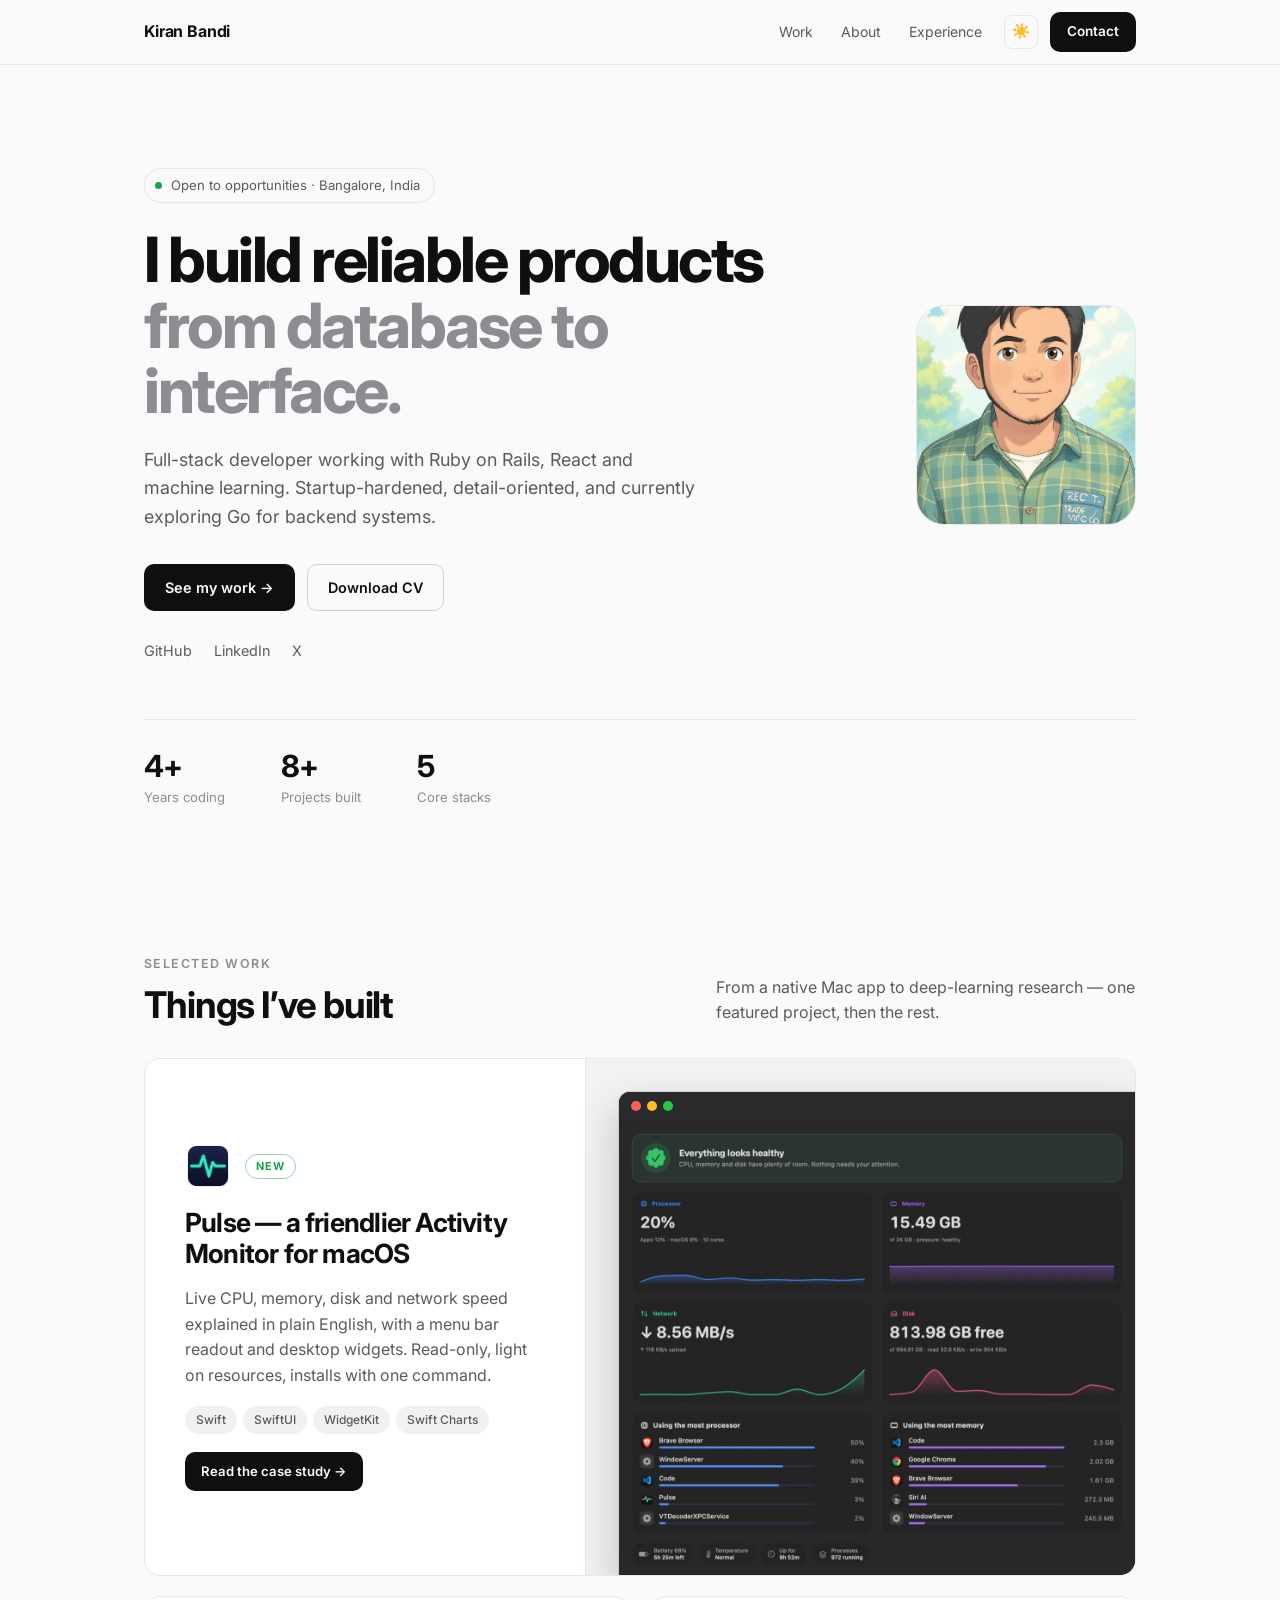
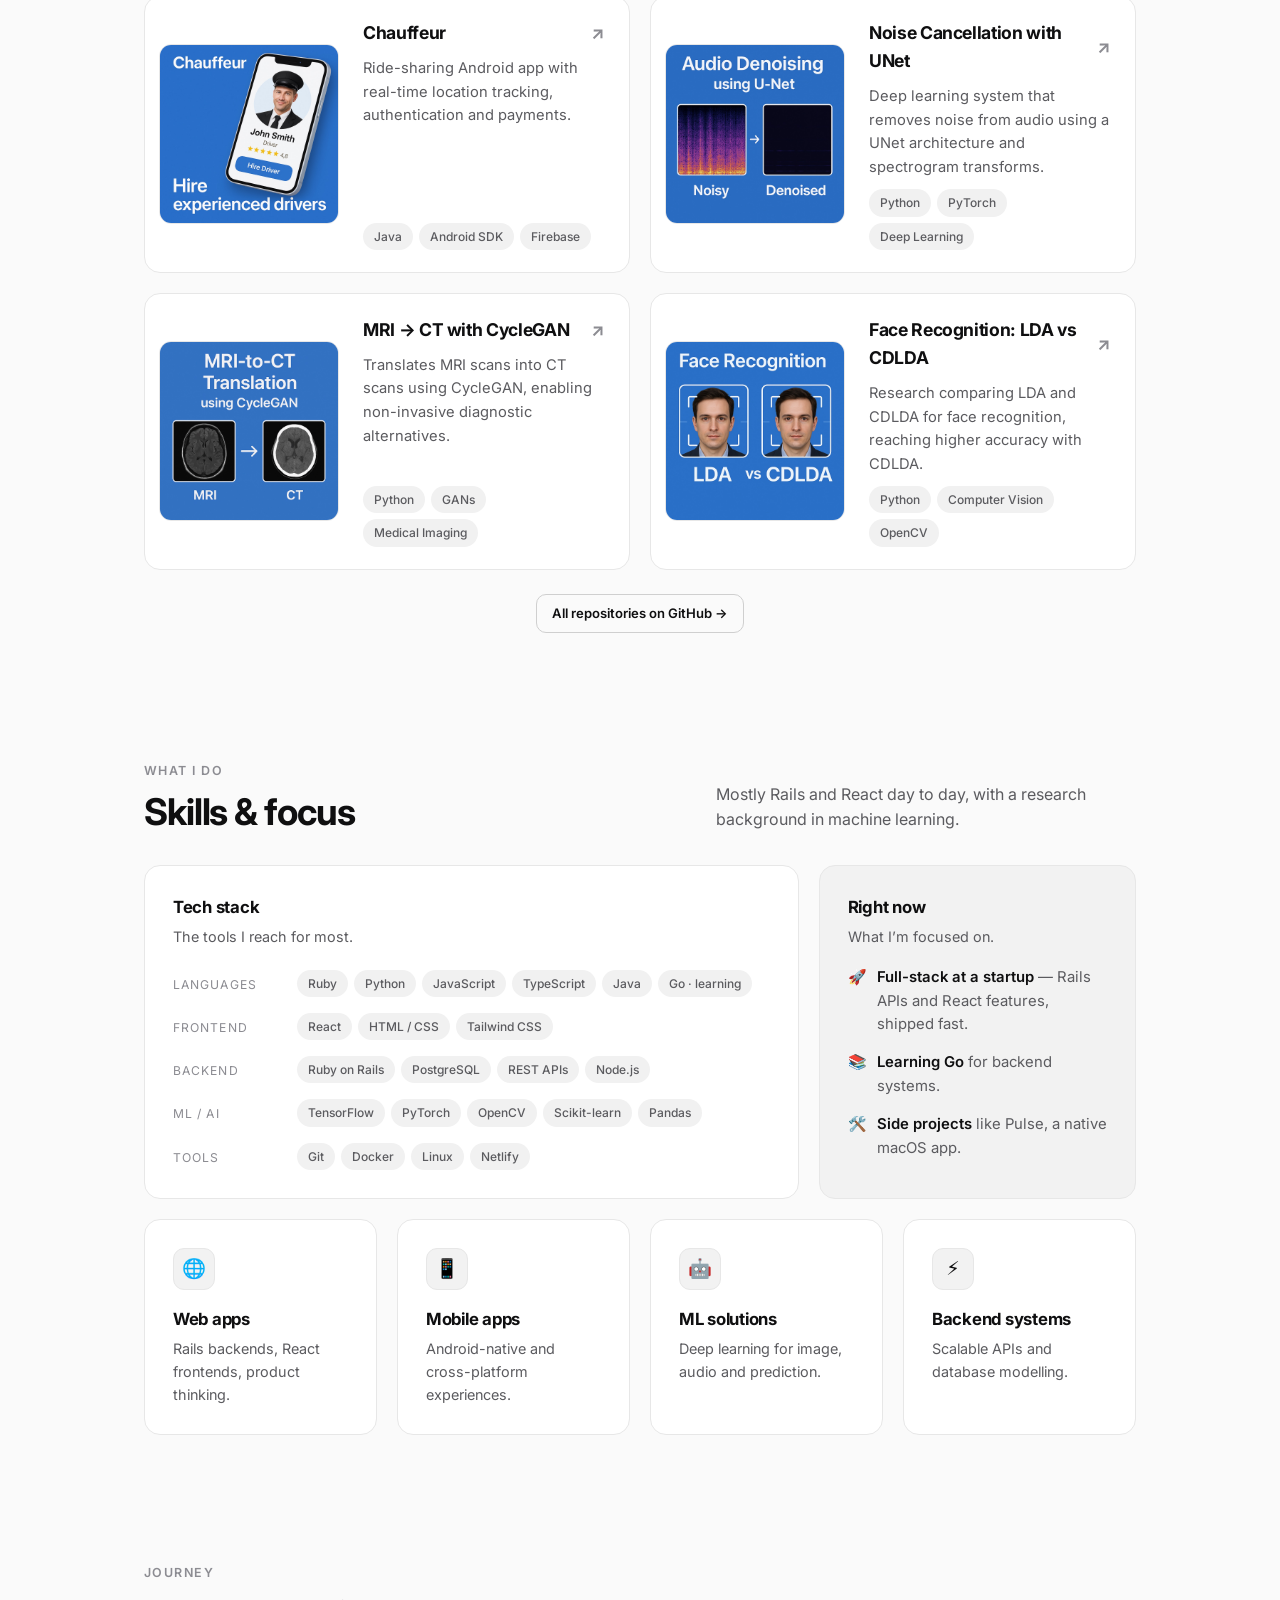
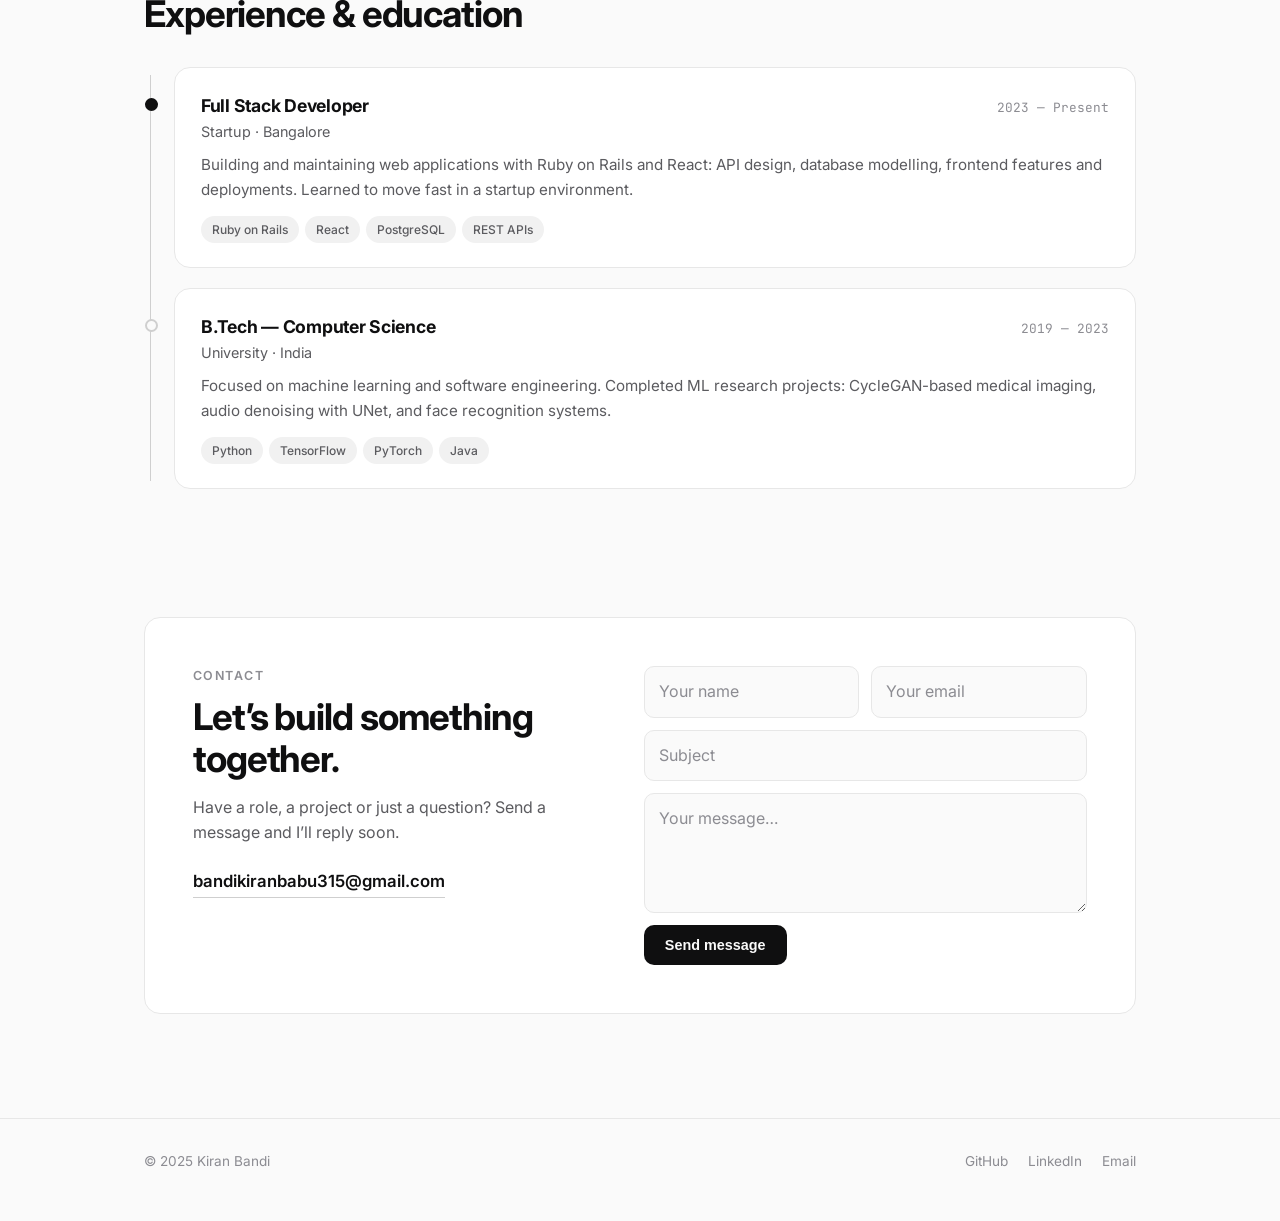
<file: index.html>
<!DOCTYPE html>
<html lang="en" data-theme="dark">
<head>
  <meta charset="UTF-8" />
  <meta name="viewport" content="width=device-width, initial-scale=1, viewport-fit=cover" />
  <meta name="theme-color" content="#0a0a0a" />
  <title>Kiran Bandi — Full Stack Developer</title>
  <meta name="description" content="Kiran Bandi — full-stack developer in Bangalore building products with Ruby on Rails, React and machine learning." />
  <link rel="icon" href="img/favicon.png" />
  <link rel="preconnect" href="https://fonts.googleapis.com" />
  <link rel="preconnect" href="https://fonts.gstatic.com" crossorigin />
  <link rel="stylesheet" href="https://fonts.googleapis.com/css2?family=Inter:wght@400;500;600;700;800&family=JetBrains+Mono:wght@400;500&display=swap" />
  <script>
    /* set theme before first paint (no flash) */
    (function () {
      var t = localStorage.getItem("theme");
      if (!t) t = matchMedia("(prefers-color-scheme: light)").matches ? "light" : "dark";
      document.documentElement.dataset.theme = t;
      document.documentElement.classList.add("js");
      var m = document.querySelector('meta[name="theme-color"]');
      if (m) m.content = t === "light" ? "#fafafa" : "#0a0a0a";
    })();
  </script>
  <link rel="stylesheet" href="style.css" />
</head>

<body>
  <a href="#work" class="skip">Skip to content</a>

  <!-- NAV -->
  <div class="nav-wrap">
    <nav class="nav" aria-label="Main">
      <a href="#top" class="brand">Kiran Bandi</a>
      <div class="links" id="navLinks">
        <a href="#work" class="link">Work</a>
        <a href="#about" class="link">About</a>
        <a href="#experience" class="link">Experience</a>
        <a href="#contact" class="link only-menu">Contact</a>
      </div>
      <button class="icon-btn" id="themeToggle" aria-label="Toggle light / dark theme"><span class="t-sun">☀️</span><span class="t-moon">🌙</span></button>
      <a href="#contact" class="btn btn-primary nav-cta">Contact</a>
      <button class="icon-btn menu-btn" id="menuBtn" aria-label="Menu" aria-expanded="false" aria-controls="navLinks">☰</button>
    </nav>
  </div>

  <main id="top">
    <!-- HERO -->
    <header class="hero">
      <div class="container">
        <div class="hero-grid">
          <div>
            <div class="status reveal"><span class="dot"></span><span class="st">Open to opportunities<span class="loc"><span class="sep"> · </span>Bangalore, India</span></span></div>
            <h1 class="reveal">I build reliable products <span class="soft">from database to interface.</span></h1>
            <p class="lead reveal">Full-stack developer working with Ruby on Rails, React and machine learning. Startup-hardened, detail-oriented, and currently exploring Go for backend systems.</p>
            <div class="hero-cta reveal">
              <a href="#work" class="btn btn-primary">See my work →</a>
              <a href="https://drive.google.com/file/d/1fXaaT3hPlOYd2go5m5gmJCX4J_3HPyEk/view?usp=sharing" target="_blank" rel="noreferrer" class="btn btn-ghost">Download CV</a>
            </div>
            <div class="socials reveal">
              <a href="https://github.com/Kiranbandi02" target="_blank" rel="noreferrer">GitHub</a>
              <a href="https://www.linkedin.com/in/kiranbandi07/" target="_blank" rel="noreferrer">LinkedIn</a>
              <a href="https://x.com/Kiran_bandi7" target="_blank" rel="noreferrer">X</a>
            </div>
          </div>
          <div class="avatar reveal"><img src="img/avatar.jpg" alt="Portrait of Kiran Bandi" width="230" height="230" /></div>
        </div>
        <div class="stats">
          <div class="stat"><b>4+</b><span>Years coding</span></div>
          <div class="stat"><b>8+</b><span>Projects built</span></div>
          <div class="stat"><b>5</b><span>Core stacks</span></div>
        </div>
      </div>
    </header>

    <!-- WORK -->
    <section id="work">
      <div class="container">
        <div class="sec-head reveal">
          <div><div class="eyebrow">Selected work</div><h2>Things I’ve built</h2></div>
          <p>From a native Mac app to deep-learning research — one featured project, then the rest.</p>
        </div>

        <a href="pulse.html" class="card featured reveal">
          <div class="body">
            <div class="title-row"><img src="img/pulse-icon.png" alt="" width="46" height="46" /><span class="badge">New</span></div>
            <h3>Pulse — a friendlier Activity Monitor for macOS</h3>
            <p>Live CPU, memory, disk and network speed explained in plain English, with a menu bar readout and desktop widgets. Read-only, light on resources, installs with one command.</p>
            <div class="chips"><span class="chip">Swift</span><span class="chip">SwiftUI</span><span class="chip">WidgetKit</span><span class="chip">Swift Charts</span></div>
            <div style="display:flex;gap:10px;flex-wrap:wrap"><span class="btn btn-primary btn-sm">Read the case study →</span></div>
          </div>
          <div class="media">
            <div class="win"><div class="win-bar"><i></i><i></i><i></i></div><img src="img/pulse-overview.jpg" alt="Pulse overview screen" loading="lazy" /></div>
          </div>
        </a>

        <div class="grid-2 projects">
          <a class="card project reveal" href="https://github.com/Kiranbandi02/Chauffeur" target="_blank" rel="noreferrer">
            <div class="thumb"><img src="img/chauffeur.jpg" alt="Chauffeur app" loading="lazy" /></div>
            <div class="pbody"><h3>Chauffeur <span>↗</span></h3><p>Ride-sharing Android app with real-time location tracking, authentication and payments.</p>
              <div class="chips"><span class="chip plain">Java</span><span class="chip plain">Android SDK</span><span class="chip plain">Firebase</span></div></div>
          </a>
          <a class="card project reveal" href="https://github.com/Kiranbandi02/audio-denoising-using-unet" target="_blank" rel="noreferrer">
            <div class="thumb"><img src="img/audio-denoise.jpg" alt="Audio denoising" loading="lazy" /></div>
            <div class="pbody"><h3>Noise Cancellation with UNet <span>↗</span></h3><p>Deep learning system that removes noise from audio using a UNet architecture and spectrogram transforms.</p>
              <div class="chips"><span class="chip plain">Python</span><span class="chip plain">PyTorch</span><span class="chip plain">Deep Learning</span></div></div>
          </a>
          <a class="card project reveal" href="https://github.com/Kiranbandi02/MRI-to-CT-translation-using-cycle-GAN" target="_blank" rel="noreferrer">
            <div class="thumb"><img src="img/mri-ct.jpg" alt="MRI to CT translation" loading="lazy" /></div>
            <div class="pbody"><h3>MRI → CT with CycleGAN <span>↗</span></h3><p>Translates MRI scans into CT scans using CycleGAN, enabling non-invasive diagnostic alternatives.</p>
              <div class="chips"><span class="chip plain">Python</span><span class="chip plain">GANs</span><span class="chip plain">Medical Imaging</span></div></div>
          </a>
          <a class="card project reveal" href="https://github.com/Kiranbandi02/face-recognition-using-LDA-CDLDA" target="_blank" rel="noreferrer">
            <div class="thumb"><img src="img/face-lda.jpg" alt="Face recognition" loading="lazy" /></div>
            <div class="pbody"><h3>Face Recognition: LDA vs CDLDA <span>↗</span></h3><p>Research comparing LDA and CDLDA for face recognition, reaching higher accuracy with CDLDA.</p>
              <div class="chips"><span class="chip plain">Python</span><span class="chip plain">Computer Vision</span><span class="chip plain">OpenCV</span></div></div>
          </a>
        </div>
        <p class="swipe-hint">Swipe for more →</p>
        <p class="reveal" style="margin-top:24px;text-align:center"><a class="btn btn-ghost btn-sm" href="https://github.com/Kiranbandi02" target="_blank" rel="noreferrer">All repositories on GitHub →</a></p>
      </div>
    </section>

    <!-- ABOUT / STACK -->
    <section id="about">
      <div class="container">
        <div class="sec-head reveal">
          <div><div class="eyebrow">What I do</div><h2>Skills &amp; focus</h2></div>
          <p>Mostly Rails and React day to day, with a research background in machine learning.</p>
        </div>
        <div class="bento">
          <div class="card tile t-stack reveal">
            <h3>Tech stack</h3><div class="sub">The tools I reach for most.</div>
            <div class="stack-rows">
              <div class="stack-row"><label>Languages</label><div class="chips"><span class="chip">Ruby</span><span class="chip">Python</span><span class="chip">JavaScript</span><span class="chip">TypeScript</span><span class="chip">Java</span><span class="chip plain">Go · learning</span></div></div>
              <div class="stack-row"><label>Frontend</label><div class="chips"><span class="chip">React</span><span class="chip">HTML / CSS</span><span class="chip">Tailwind CSS</span></div></div>
              <div class="stack-row"><label>Backend</label><div class="chips"><span class="chip">Ruby on Rails</span><span class="chip">PostgreSQL</span><span class="chip">REST APIs</span><span class="chip">Node.js</span></div></div>
              <div class="stack-row"><label>ML / AI</label><div class="chips"><span class="chip">TensorFlow</span><span class="chip">PyTorch</span><span class="chip">OpenCV</span><span class="chip">Scikit-learn</span><span class="chip">Pandas</span></div></div>
              <div class="stack-row"><label>Tools</label><div class="chips"><span class="chip">Git</span><span class="chip">Docker</span><span class="chip">Linux</span><span class="chip">Netlify</span></div></div>
            </div>
          </div>
          <div class="card tile t-now reveal">
            <h3>Right now</h3><div class="sub">What I’m focused on.</div>
            <ul>
              <li><span>🚀</span><span><b>Full-stack at a startup</b> — Rails APIs and React features, shipped fast.</span></li>
              <li><span>📚</span><span><b>Learning Go</b> for backend systems.</span></li>
              <li><span>🛠️</span><span><b>Side projects</b> like Pulse, a native macOS app.</span></li>
            </ul>
          </div>
          <div class="card tile t-svc reveal"><div class="ico">🌐</div><h3>Web apps</h3><div class="sub">Rails backends, React frontends, product thinking.</div></div>
          <div class="card tile t-svc reveal"><div class="ico">📱</div><h3>Mobile apps</h3><div class="sub">Android-native and cross-platform experiences.</div></div>
          <div class="card tile t-svc reveal"><div class="ico">🤖</div><h3>ML solutions</h3><div class="sub">Deep learning for image, audio and prediction.</div></div>
          <div class="card tile t-svc reveal"><div class="ico">⚡</div><h3>Backend systems</h3><div class="sub">Scalable APIs and database modelling.</div></div>
        </div>
      </div>
    </section>

    <!-- EXPERIENCE -->
    <section id="experience">
      <div class="container">
        <div class="sec-head reveal"><div><div class="eyebrow">Journey</div><h2>Experience &amp; education</h2></div></div>
        <div class="timeline">
          <article class="card tl now reveal">
            <div class="tl-head"><div><h3>Full Stack Developer</h3><div class="org">Startup · Bangalore</div></div><span class="when mono">2023 — Present</span></div>
            <p>Building and maintaining web applications with Ruby on Rails and React: API design, database modelling, frontend features and deployments. Learned to move fast in a startup environment.</p>
            <div class="chips"><span class="chip">Ruby on Rails</span><span class="chip">React</span><span class="chip">PostgreSQL</span><span class="chip">REST APIs</span></div>
          </article>
          <article class="card tl reveal">
            <div class="tl-head"><div><h3>B.Tech — Computer Science</h3><div class="org">University · India</div></div><span class="when mono">2019 — 2023</span></div>
            <p>Focused on machine learning and software engineering. Completed ML research projects: CycleGAN-based medical imaging, audio denoising with UNet, and face recognition systems.</p>
            <div class="chips"><span class="chip">Python</span><span class="chip">TensorFlow</span><span class="chip">PyTorch</span><span class="chip">Java</span></div>
          </article>
        </div>
      </div>
    </section>

    <!-- CONTACT -->
    <section id="contact">
      <div class="container">
        <div class="card contact reveal">
          <div>
            <div class="eyebrow">Contact</div>
            <h2>Let’s build something together.</h2>
            <p class="lead">Have a role, a project or just a question? Send a message and I’ll reply soon.</p>
            <a class="email" href="mailto:bandikiranbabu315@gmail.com">bandikiranbabu315@gmail.com</a>
          </div>
          <form id="contactForm" action="https://formspree.io/f/mdkebyqo" method="POST">
            <div class="row"><input name="name" type="text" placeholder="Your name" required aria-label="Your name" autocomplete="name" enterkeyhint="next" /><input name="email" type="email" placeholder="Your email" required aria-label="Your email" autocomplete="email" inputmode="email" enterkeyhint="next" /></div>
            <input name="subject" type="text" placeholder="Subject" required aria-label="Subject" enterkeyhint="next" />
            <textarea name="message" placeholder="Your message…" required aria-label="Your message"></textarea>
            <div class="form-foot"><button type="submit" class="btn btn-primary" id="sendBtn">Send message</button><span id="formStatus" role="status"></span></div>
          </form>
        </div>
      </div>
    </section>
  </main>

  <footer>
    <div class="container foot">
      <span>© 2025 Kiran Bandi</span>
      <div>
        <a href="https://github.com/Kiranbandi02" target="_blank" rel="noreferrer">GitHub</a>
        <a href="https://www.linkedin.com/in/kiranbandi07/" target="_blank" rel="noreferrer">LinkedIn</a>
        <a href="mailto:bandikiranbabu315@gmail.com">Email</a>
      </div>
    </div>
  </footer>

  <script>
    (function () {
      var root = document.documentElement;
      document.getElementById("themeToggle").addEventListener("click", function () {
        var next = root.dataset.theme === "dark" ? "light" : "dark";
        root.dataset.theme = next; localStorage.setItem("theme", next);
        var m = document.querySelector('meta[name="theme-color"]');
        if (m) m.content = next === "light" ? "#fafafa" : "#0a0a0a";
      });

      /* mobile menu */
      var navWrap = document.querySelector(".nav-wrap"), menuBtn = document.getElementById("menuBtn");
      function setMenu(open) { navWrap.classList.toggle("open", open); menuBtn.setAttribute("aria-expanded", open); menuBtn.textContent = open ? "✕" : "☰"; }
      menuBtn.addEventListener("click", function () { setMenu(!navWrap.classList.contains("open")); });
      document.querySelectorAll("#navLinks a").forEach(function (a) { a.addEventListener("click", function () { setMenu(false); }); });
      addEventListener("keydown", function (e) { if (e.key === "Escape") setMenu(false); });
      addEventListener("resize", function () { if (innerWidth > 700) setMenu(false); });

      /* reveal on scroll */
      var io = new IntersectionObserver(function (es) {
        es.forEach(function (e) { if (e.isIntersecting) { e.target.classList.add("in"); io.unobserve(e.target); } });
      }, { threshold: 0.12 });
      document.querySelectorAll(".reveal").forEach(function (el, i) { el.style.transitionDelay = (i % 4) * 60 + "ms"; io.observe(el); });

      /* active nav link */
      var links = document.querySelectorAll(".nav a.link");
      var secs = ["work", "about", "experience"].map(function (id) { return document.getElementById(id); });
      function spy() {
        var y = scrollY + 140, cur = "";
        secs.forEach(function (s) { if (s && s.offsetTop <= y) cur = s.id; });
        links.forEach(function (l) { l.classList.toggle("active", l.getAttribute("href") === "#" + cur); });
      }
      addEventListener("scroll", spy, { passive: true }); spy();

      /* contact form (Formspree) */
      var cf = document.getElementById("contactForm");
      var fs = document.getElementById("formStatus");
      var sb = document.getElementById("sendBtn");
      cf.addEventListener("submit", async function (e) {
        e.preventDefault(); sb.textContent = "Sending…"; sb.disabled = true; fs.textContent = "";
        try {
          var res = await fetch(cf.action, { method: "POST", headers: { Accept: "application/json" }, body: new FormData(cf) });
          fs.textContent = res.ok ? "✓ Message sent!" : "Failed — try emailing directly.";
          if (res.ok) cf.reset();
        } catch (err) { fs.textContent = "Network error."; }
        finally { sb.textContent = "Send message"; sb.disabled = false; }
      });
    })();
  </script>
</body>
</html>
</file>
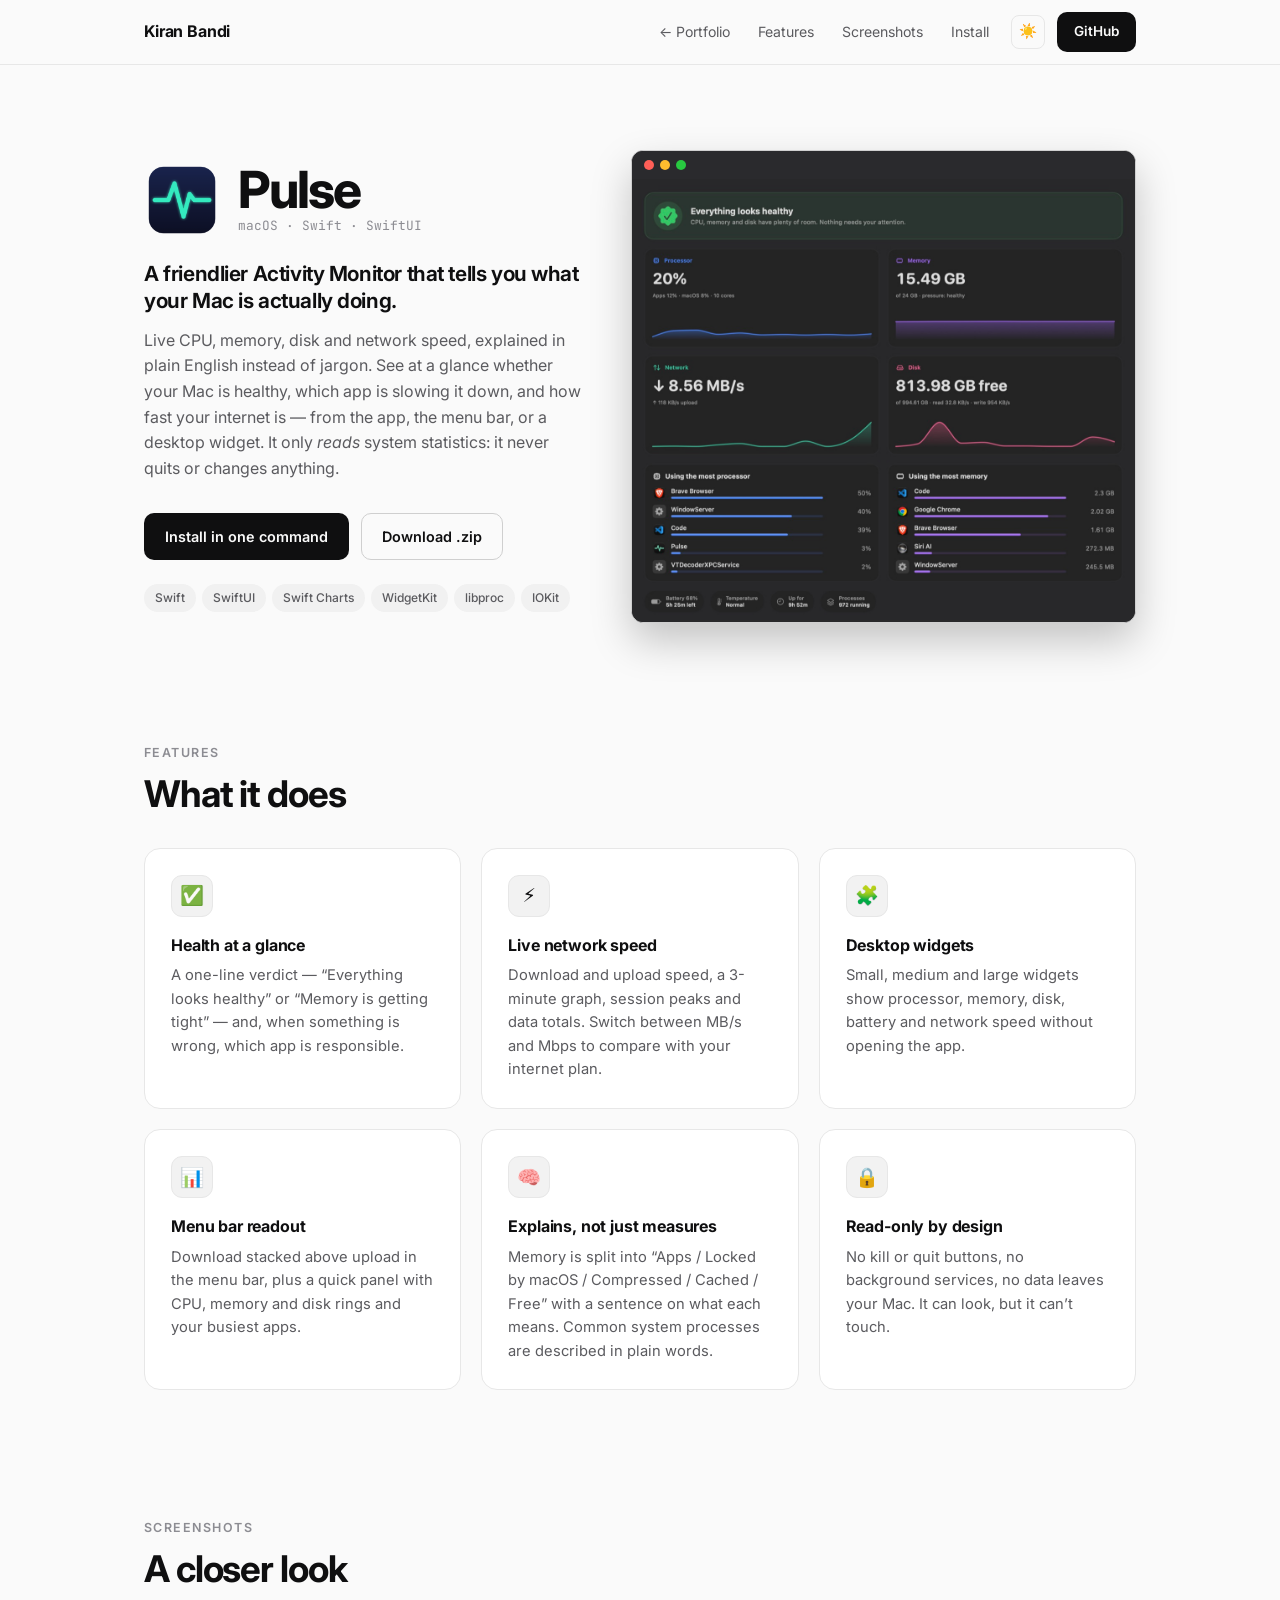
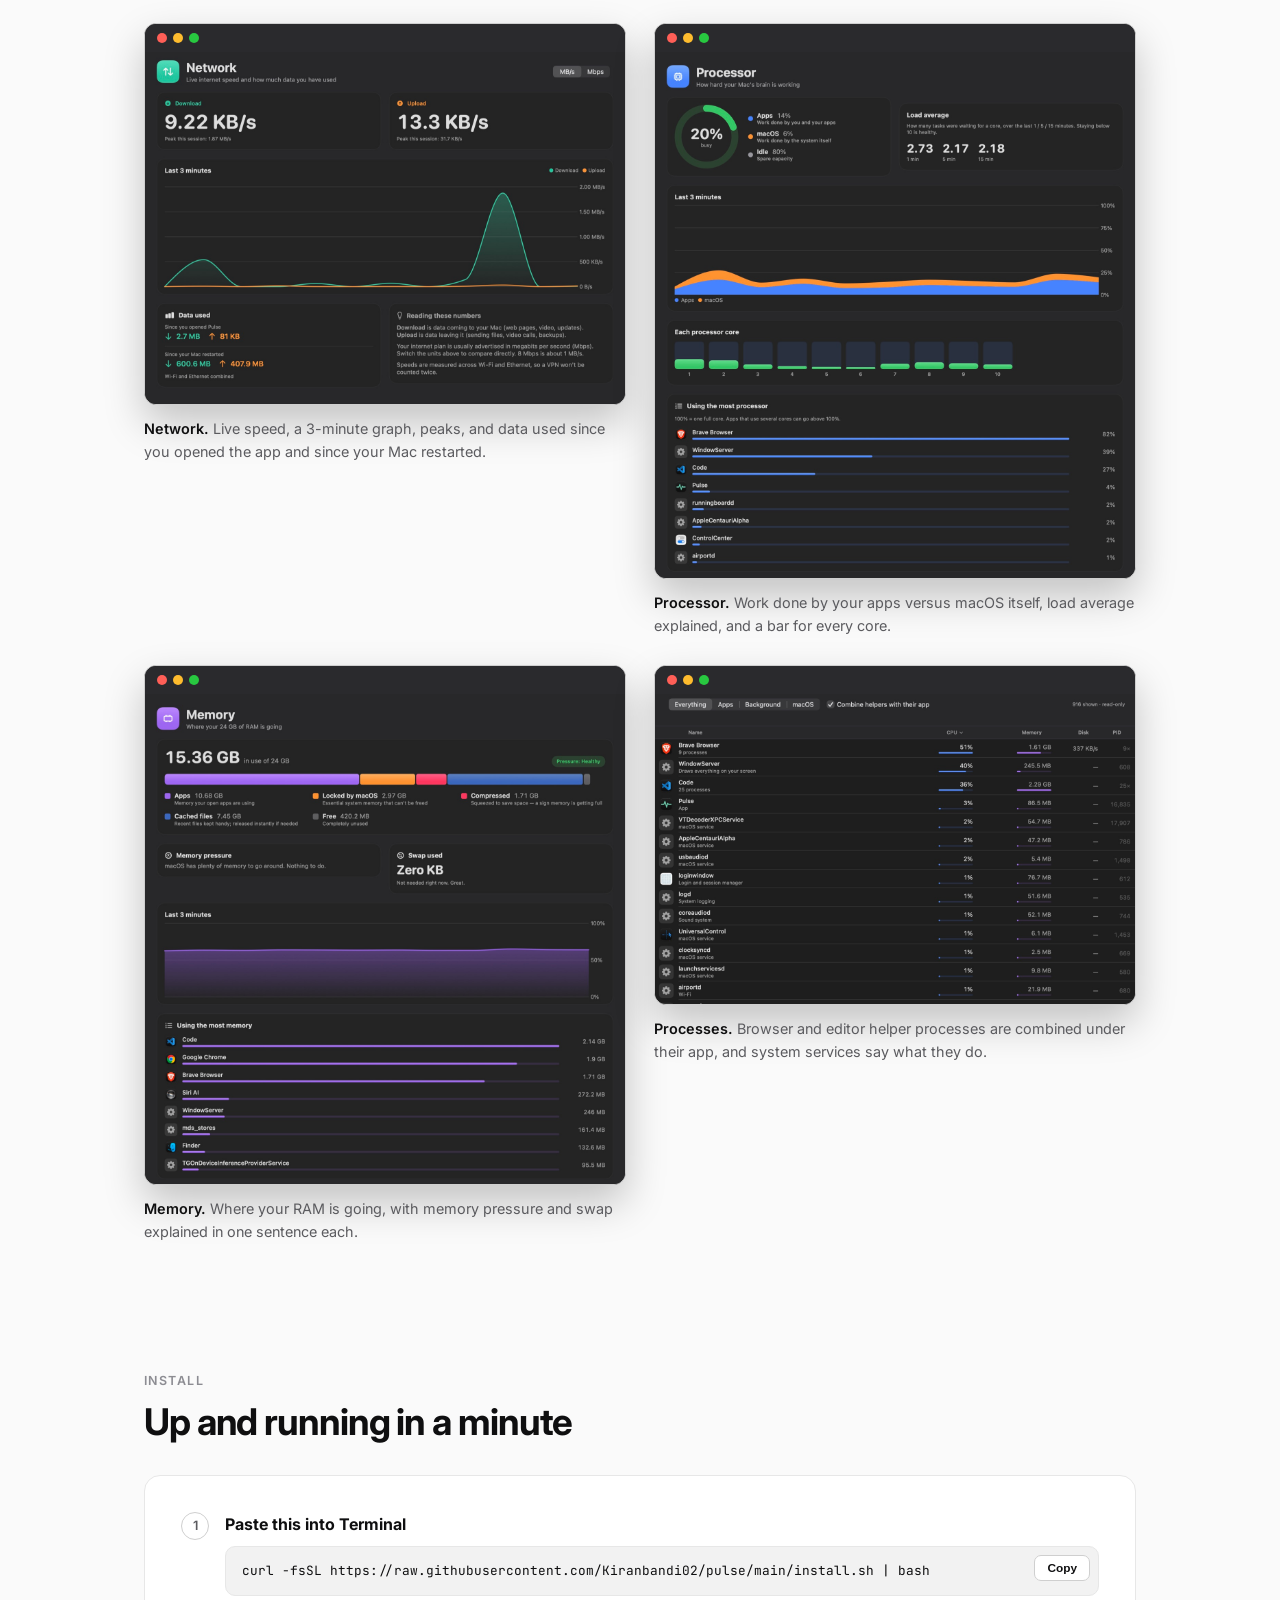
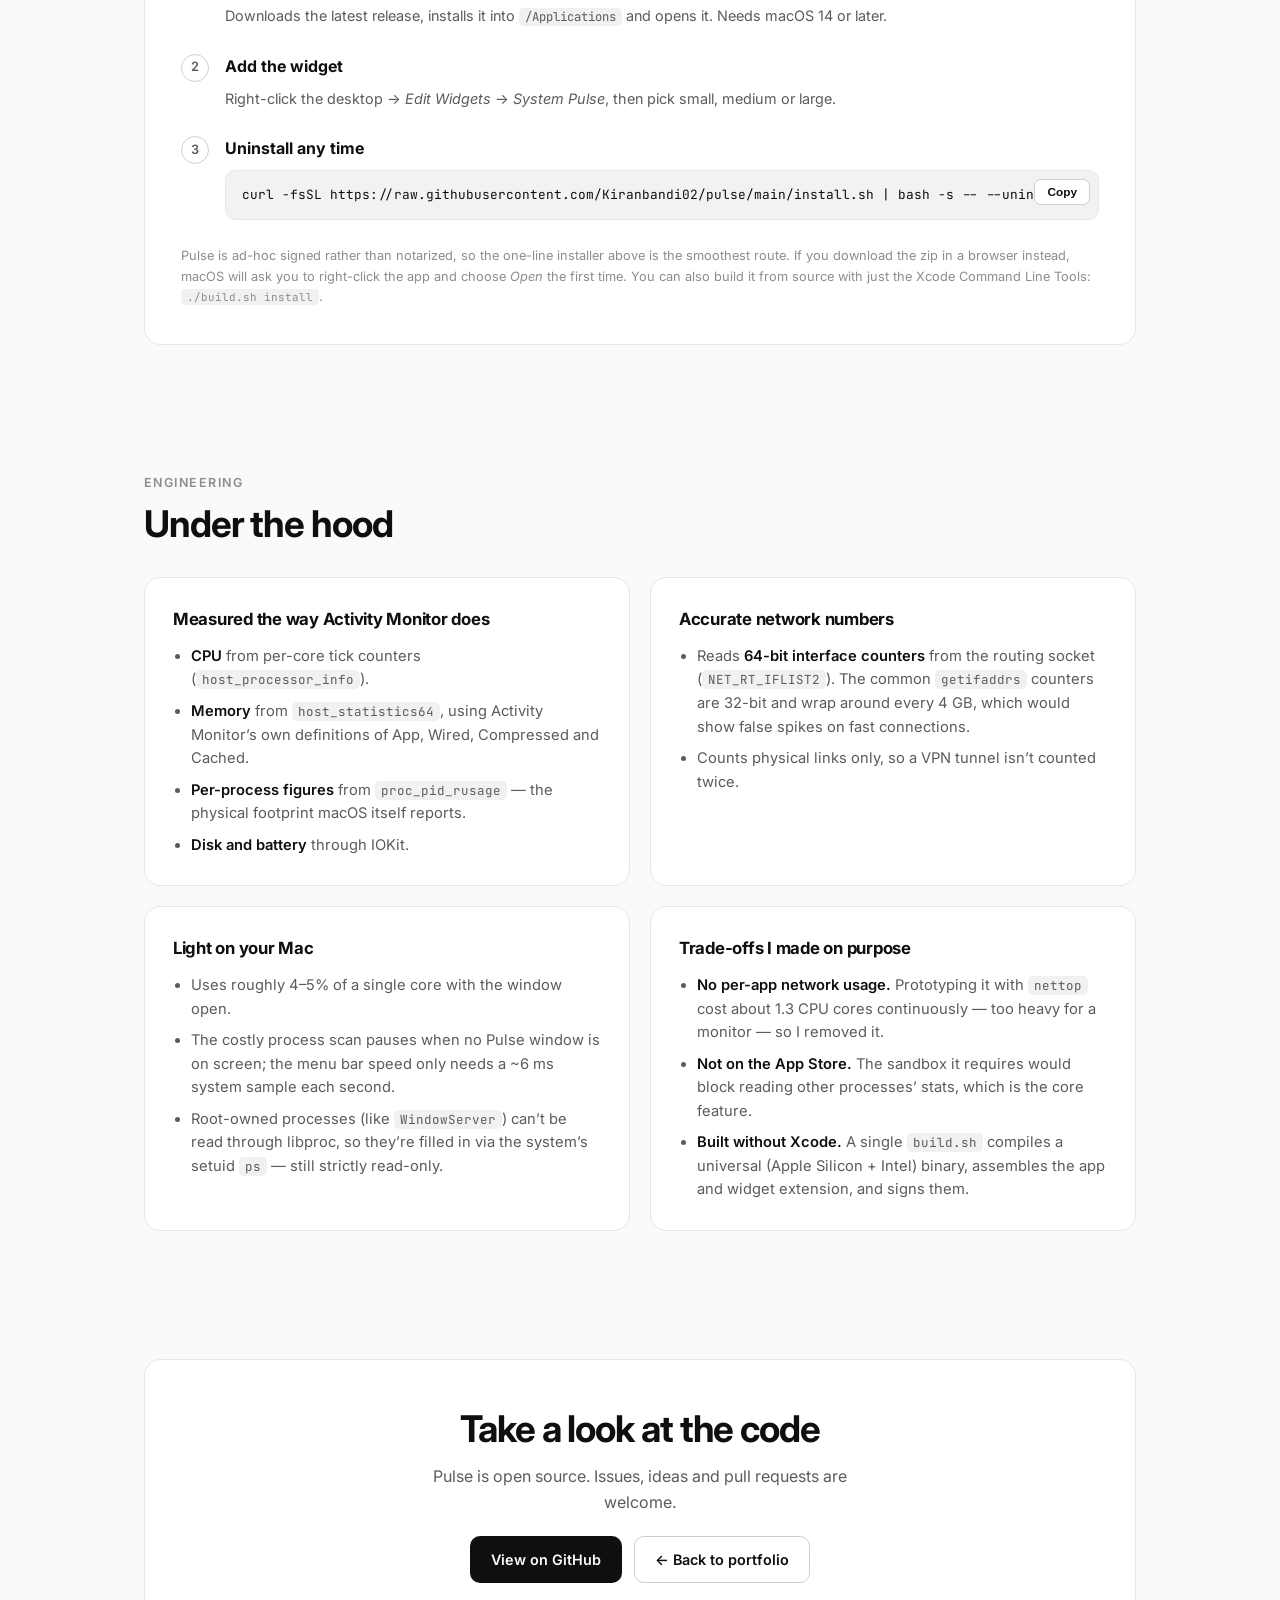
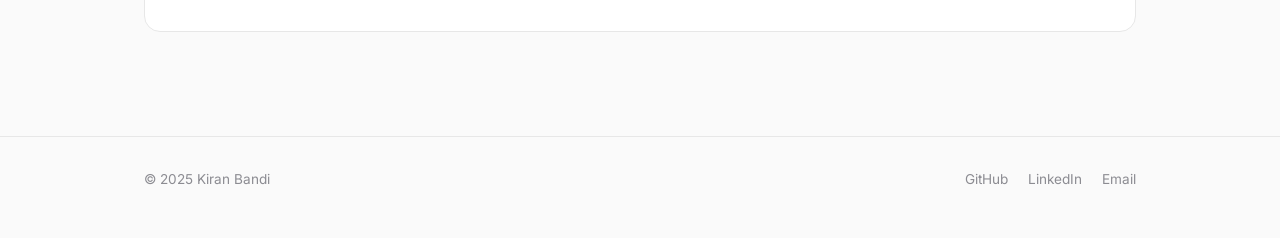
<file: pulse.html>
<!DOCTYPE html>
<html lang="en" data-theme="dark">
<head>
  <meta charset="UTF-8" />
  <meta name="viewport" content="width=device-width, initial-scale=1, viewport-fit=cover" />
  <meta name="theme-color" content="#0a0a0a" />
  <title>Pulse — Activity Monitor for macOS · Kiran Bandi</title>
  <meta name="description" content="Pulse — a friendlier, read-only Activity Monitor for macOS with plain-English insights, live network speed, a menu bar readout and desktop widgets. By Kiran Bandi." />
  <meta property="og:title" content="Pulse — Activity Monitor for macOS" />
  <meta property="og:description" content="Live CPU, memory, disk and network speed in plain English, with a menu bar readout and desktop widgets. Installs with one command." />
  <meta property="og:image" content="img/pulse-overview.jpg" />
  <link rel="icon" href="img/pulse-icon.png" />
  <link rel="preconnect" href="https://fonts.googleapis.com" />
  <link rel="preconnect" href="https://fonts.gstatic.com" crossorigin />
  <link rel="stylesheet" href="https://fonts.googleapis.com/css2?family=Inter:wght@400;500;600;700;800&family=JetBrains+Mono:wght@400;500&display=swap" />
  <link rel="stylesheet" href="style.css" />
  <script>
    (function () {
      var t = localStorage.getItem("theme");
      if (!t) t = matchMedia("(prefers-color-scheme: light)").matches ? "light" : "dark";
      document.documentElement.dataset.theme = t;
      document.documentElement.classList.add("js");
      var m = document.querySelector('meta[name="theme-color"]');
      if (m) m.content = t === "light" ? "#fafafa" : "#0a0a0a";
    })();
  </script>
</head>
<body>
  <a href="#features" class="skip">Skip to content</a>

  <div class="nav-wrap">
    <nav class="nav" aria-label="Main">
      <a href="index.html" class="brand">Kiran Bandi</a>
      <div class="links" id="navLinks">
        <a href="index.html#work" class="link">← Portfolio</a>
        <a href="#features" class="link">Features</a>
        <a href="#screenshots" class="link">Screenshots</a>
        <a href="#install" class="link">Install</a>
      </div>
      <button class="icon-btn" id="themeToggle" aria-label="Toggle light / dark theme"><span class="t-sun">☀️</span><span class="t-moon">🌙</span></button>
      <a href="https://github.com/Kiranbandi02/pulse" target="_blank" rel="noreferrer" class="btn btn-primary nav-cta">GitHub</a>
      <button class="icon-btn menu-btn" id="menuBtn" aria-label="Menu" aria-expanded="false" aria-controls="navLinks">☰</button>
    </nav>
  </div>

  <main>
    <!-- HERO -->
    <header class="page-hero">
      <div class="container">
        <div class="hero-grid">
          <div>
            <div class="app-title reveal">
              <img src="img/pulse-icon.png" alt="Pulse app icon" width="76" height="76" />
              <div><h1>Pulse</h1><div class="mono">macOS · Swift · SwiftUI</div></div>
            </div>
            <p class="tagline reveal">A friendlier Activity Monitor that tells you what your Mac is actually doing.</p>
            <p class="copy reveal">Live CPU, memory, disk and network speed, explained in plain English instead of jargon. See at a glance whether your Mac is healthy, which app is slowing it down, and how fast your internet is — from the app, the menu bar, or a desktop widget. It only <em>reads</em> system statistics: it never quits or changes anything.</p>
            <div class="hero-cta reveal">
              <a href="#install" class="btn btn-primary">Install in one command</a>
              <a href="https://github.com/Kiranbandi02/pulse/releases/latest/download/Pulse.zip" class="btn btn-ghost">Download .zip</a>
            </div>
            <div class="chips reveal" style="margin-top:24px">
              <span class="chip">Swift</span><span class="chip">SwiftUI</span><span class="chip">Swift Charts</span><span class="chip">WidgetKit</span><span class="chip">libproc</span><span class="chip">IOKit</span>
            </div>
          </div>
          <div class="reveal">
            <div class="win full"><div class="win-bar"><i></i><i></i><i></i></div><img src="img/pulse-overview.jpg" alt="Pulse overview: health summary, processor, memory, network and disk cards" /></div>
          </div>
        </div>
      </div>
    </header>

    <!-- FEATURES -->
    <section id="features">
      <div class="container">
        <div class="sec-head reveal"><div><div class="eyebrow">Features</div><h2>What it does</h2></div></div>
        <div class="grid-3">
          <div class="card feat reveal"><div class="ico">✅</div><h3>Health at a glance</h3><p>A one-line verdict — “Everything looks healthy” or “Memory is getting tight” — and, when something is wrong, which app is responsible.</p></div>
          <div class="card feat reveal"><div class="ico">⚡</div><h3>Live network speed</h3><p>Download and upload speed, a 3-minute graph, session peaks and data totals. Switch between MB/s and Mbps to compare with your internet plan.</p></div>
          <div class="card feat reveal"><div class="ico">🧩</div><h3>Desktop widgets</h3><p>Small, medium and large widgets show processor, memory, disk, battery and network speed without opening the app.</p></div>
          <div class="card feat reveal"><div class="ico">📊</div><h3>Menu bar readout</h3><p>Download stacked above upload in the menu bar, plus a quick panel with CPU, memory and disk rings and your busiest apps.</p></div>
          <div class="card feat reveal"><div class="ico">🧠</div><h3>Explains, not just measures</h3><p>Memory is split into “Apps / Locked by macOS / Compressed / Cached / Free” with a sentence on what each means. Common system processes are described in plain words.</p></div>
          <div class="card feat reveal"><div class="ico">🔒</div><h3>Read-only by design</h3><p>No kill or quit buttons, no background services, no data leaves your Mac. It can look, but it can’t touch.</p></div>
        </div>
      </div>
    </section>

    <!-- SCREENSHOTS -->
    <section id="screenshots">
      <div class="container">
        <div class="sec-head reveal"><div><div class="eyebrow">Screenshots</div><h2>A closer look</h2></div><p class="tap-hint">Swipe through the screens · tap one to enlarge.</p></div>
        <div class="shots">
          <figure class="reveal"><a href="img/pulse-network.jpg" target="_blank"><div class="win full"><div class="win-bar"><i></i><i></i><i></i></div><img src="img/pulse-network.jpg" alt="Network page with live download and upload speed graph" loading="lazy" /></div></a><figcaption><b>Network.</b> Live speed, a 3-minute graph, peaks, and data used since you opened the app and since your Mac restarted.</figcaption></figure>
          <figure class="reveal"><a href="img/pulse-processor.jpg" target="_blank"><div class="win full"><div class="win-bar"><i></i><i></i><i></i></div><img src="img/pulse-processor.jpg" alt="Processor page with usage split, load average and per-core bars" loading="lazy" /></div></a><figcaption><b>Processor.</b> Work done by your apps versus macOS itself, load average explained, and a bar for every core.</figcaption></figure>
          <figure class="reveal"><a href="img/pulse-memory.jpg" target="_blank"><div class="win full"><div class="win-bar"><i></i><i></i><i></i></div><img src="img/pulse-memory.jpg" alt="Memory page with breakdown bar and plain-English legend" loading="lazy" /></div></a><figcaption><b>Memory.</b> Where your RAM is going, with memory pressure and swap explained in one sentence each.</figcaption></figure>
          <figure class="reveal"><a href="img/pulse-processes.jpg" target="_blank"><div class="win full"><div class="win-bar"><i></i><i></i><i></i></div><img src="img/pulse-processes.jpg" alt="Searchable process list with app icons and descriptions" loading="lazy" /></div></a><figcaption><b>Processes.</b> Browser and editor helper processes are combined under their app, and system services say what they do.</figcaption></figure>
        </div>
      </div>
    </section>

    <!-- INSTALL -->
    <section id="install">
      <div class="container">
        <div class="sec-head reveal"><div><div class="eyebrow">Install</div><h2>Up and running in a minute</h2></div></div>
        <div class="card install reveal">
          <div class="step"><div class="step-n">1</div><div>
            <h3>Paste this into Terminal</h3>
            <div class="code">curl -fsSL https://raw.githubusercontent.com/Kiranbandi02/pulse/main/install.sh | bash<button class="copy-btn" data-copy="curl -fsSL https://raw.githubusercontent.com/Kiranbandi02/pulse/main/install.sh | bash">Copy</button></div>
            <p>Downloads the latest release, installs it into <code>/Applications</code> and opens it. Needs macOS 14 or later.</p>
          </div></div>
          <div class="step"><div class="step-n">2</div><div>
            <h3>Add the widget</h3>
            <p>Right-click the desktop → <em>Edit Widgets</em> → <em>System Pulse</em>, then pick small, medium or large.</p>
          </div></div>
          <div class="step"><div class="step-n">3</div><div>
            <h3>Uninstall any time</h3>
            <div class="code">curl -fsSL https://raw.githubusercontent.com/Kiranbandi02/pulse/main/install.sh | bash -s -- --uninstall<button class="copy-btn" data-copy="curl -fsSL https://raw.githubusercontent.com/Kiranbandi02/pulse/main/install.sh | bash -s -- --uninstall">Copy</button></div>
          </div></div>
          <p class="fine">Pulse is ad-hoc signed rather than notarized, so the one-line installer above is the smoothest route. If you download the zip in a browser instead, macOS will ask you to right-click the app and choose <em>Open</em> the first time. You can also build it from source with just the Xcode Command Line Tools: <code>./build.sh install</code>.</p>
        </div>
      </div>
    </section>

    <!-- UNDER THE HOOD -->
    <section id="under-the-hood">
      <div class="container">
        <div class="sec-head reveal"><div><div class="eyebrow">Engineering</div><h2>Under the hood</h2></div></div>
        <div class="grid-2">
          <div class="card tile reveal"><h3>Measured the way Activity Monitor does</h3>
            <ul class="list">
              <li><b>CPU</b> from per-core tick counters (<code>host_processor_info</code>).</li>
              <li><b>Memory</b> from <code>host_statistics64</code>, using Activity Monitor’s own definitions of App, Wired, Compressed and Cached.</li>
              <li><b>Per-process figures</b> from <code>proc_pid_rusage</code> — the physical footprint macOS itself reports.</li>
              <li><b>Disk and battery</b> through IOKit.</li>
            </ul></div>
          <div class="card tile reveal"><h3>Accurate network numbers</h3>
            <ul class="list">
              <li>Reads <b>64-bit interface counters</b> from the routing socket (<code>NET_RT_IFLIST2</code>). The common <code>getifaddrs</code> counters are 32-bit and wrap around every 4 GB, which would show false spikes on fast connections.</li>
              <li>Counts physical links only, so a VPN tunnel isn’t counted twice.</li>
            </ul></div>
          <div class="card tile reveal"><h3>Light on your Mac</h3>
            <ul class="list">
              <li>Uses roughly 4–5% of a single core with the window open.</li>
              <li>The costly process scan pauses when no Pulse window is on screen; the menu bar speed only needs a ~6&nbsp;ms system sample each second.</li>
              <li>Root-owned processes (like <code>WindowServer</code>) can’t be read through libproc, so they’re filled in via the system’s setuid <code>ps</code> — still strictly read-only.</li>
            </ul></div>
          <div class="card tile reveal"><h3>Trade-offs I made on purpose</h3>
            <ul class="list">
              <li><b>No per-app network usage.</b> Prototyping it with <code>nettop</code> cost about 1.3 CPU cores continuously — too heavy for a monitor — so I removed it.</li>
              <li><b>Not on the App Store.</b> The sandbox it requires would block reading other processes’ stats, which is the core feature.</li>
              <li><b>Built without Xcode.</b> A single <code>build.sh</code> compiles a universal (Apple Silicon + Intel) binary, assembles the app and widget extension, and signs them.</li>
            </ul></div>
        </div>
      </div>
    </section>

    <!-- CTA -->
    <section>
      <div class="container">
        <div class="card cta reveal">
          <h2>Take a look at the code</h2>
          <p>Pulse is open source. Issues, ideas and pull requests are welcome.</p>
          <div class="row-btn">
            <a href="https://github.com/Kiranbandi02/pulse" target="_blank" rel="noreferrer" class="btn btn-primary">View on GitHub</a>
            <a href="index.html#work" class="btn btn-ghost">← Back to portfolio</a>
          </div>
        </div>
      </div>
    </section>
  </main>

  <footer>
    <div class="container foot">
      <span>© 2025 Kiran Bandi</span>
      <div>
        <a href="https://github.com/Kiranbandi02" target="_blank" rel="noreferrer">GitHub</a>
        <a href="https://www.linkedin.com/in/kiranbandi07/" target="_blank" rel="noreferrer">LinkedIn</a>
        <a href="mailto:bandikiranbabu315@gmail.com">Email</a>
      </div>
    </div>
  </footer>

  <script>
    (function () {
      var root = document.documentElement;
      document.getElementById("themeToggle").addEventListener("click", function () {
        var next = root.dataset.theme === "dark" ? "light" : "dark";
        root.dataset.theme = next; localStorage.setItem("theme", next);
        var m = document.querySelector('meta[name="theme-color"]');
        if (m) m.content = next === "light" ? "#fafafa" : "#0a0a0a";
      });

      /* mobile menu */
      var navWrap = document.querySelector(".nav-wrap"), menuBtn = document.getElementById("menuBtn");
      function setMenu(open) { navWrap.classList.toggle("open", open); menuBtn.setAttribute("aria-expanded", open); menuBtn.textContent = open ? "✕" : "☰"; }
      menuBtn.addEventListener("click", function () { setMenu(!navWrap.classList.contains("open")); });
      document.querySelectorAll("#navLinks a").forEach(function (a) { a.addEventListener("click", function () { setMenu(false); }); });
      addEventListener("keydown", function (e) { if (e.key === "Escape") setMenu(false); });
      addEventListener("resize", function () { if (innerWidth > 700) setMenu(false); });
      var io = new IntersectionObserver(function (es) {
        es.forEach(function (e) { if (e.isIntersecting) { e.target.classList.add("in"); io.unobserve(e.target); } });
      }, { threshold: 0.1 });
      document.querySelectorAll(".reveal").forEach(function (el, i) { el.style.transitionDelay = (i % 3) * 60 + "ms"; io.observe(el); });

      document.querySelectorAll(".copy-btn").forEach(function (btn) {
        btn.addEventListener("click", function () {
          var text = btn.getAttribute("data-copy");
          var done = function () { btn.textContent = "Copied ✓"; setTimeout(function () { btn.textContent = "Copy"; }, 1600); };
          if (navigator.clipboard && navigator.clipboard.writeText) navigator.clipboard.writeText(text).then(done, function () {});
          else {
            var ta = document.createElement("textarea"); ta.value = text; document.body.appendChild(ta);
            ta.select(); try { document.execCommand("copy"); done(); } catch (e) {} document.body.removeChild(ta);
          }
        });
      });
    })();
  </script>
</body>
</html>
</file>
<file: style.css>
/* ───────── Design tokens: plain & modern ───────── */
:root {
  --bg: #0a0a0a;
  --bg-soft: #141414;
  --card: #101010;
  --border: #242424;
  --border-strong: #3a3a3a;
  --fg: #ededed;
  --muted: #a3a3a3;
  --faint: #6f6f6f;
  --chip-bg: #1a1a1a;
  --accent: #7aa2ff;          /* used only for focus rings and link hovers */
  --ok: #3ecf6e;
  --radius: 16px;
  --radius-sm: 10px;
  --maxw: 1040px;
}
[data-theme="light"] {
  --bg: #fafafa;
  --bg-soft: #f2f2f2;
  --card: #ffffff;
  --border: #e7e7e7;
  --border-strong: #cfcfcf;
  --fg: #0f0f10;
  --muted: #5b5b5f;
  --faint: #8c8c92;
  --chip-bg: #f1f1f1;
  --accent: #2563eb;
  --ok: #16a34a;
}

/* ───────── Base ───────── */
*, *::before, *::after { box-sizing: border-box; margin: 0; padding: 0; }
html { scroll-behavior: smooth; scroll-padding-top: 88px; -webkit-text-size-adjust: 100%; }
body {
  font-family: "Inter", -apple-system, BlinkMacSystemFont, "SF Pro Text", system-ui, sans-serif;
  background: var(--bg); color: var(--fg); line-height: 1.6; font-size: 16px;
  -webkit-font-smoothing: antialiased; transition: background 0.25s, color 0.25s;
}
a { color: inherit; text-decoration: none; }
img { max-width: 100%; display: block; }
:focus-visible { outline: 2px solid var(--accent); outline-offset: 3px; border-radius: 6px; }
.container { width: 100%; max-width: var(--maxw); margin: 0 auto; padding: 0 24px; }
.mono { font-family: "JetBrains Mono", ui-monospace, monospace; }
.skip { position: absolute; left: -999px; top: 8px; background: var(--fg); color: var(--bg); padding: 8px 14px; border-radius: 8px; z-index: 100; }
.skip:focus { left: 8px; }

/* ───────── Top bar ───────── */
.nav-wrap { position: fixed; top: 0; left: 0; right: 0; z-index: 50; background: var(--bg); border-bottom: 1px solid var(--border); transition: background 0.25s, border-color 0.25s; }
.nav { display: flex; align-items: center; gap: 4px; max-width: var(--maxw); margin: 0 auto; padding: 12px 24px; }
.nav .brand { font-weight: 700; letter-spacing: -0.01em; margin-right: auto; }
.nav a.link { font-size: 0.88rem; color: var(--muted); padding: 6px 12px; border-radius: 8px; transition: color 0.2s, background 0.2s; }
.nav a.link:hover, .nav a.link.active { color: var(--fg); background: var(--bg-soft); }
.icon-btn { width: 34px; height: 34px; border-radius: 8px; border: 1px solid var(--border); background: transparent; color: var(--fg); cursor: pointer; display: grid; place-items: center; font-size: 0.9rem; margin: 0 6px; transition: background 0.2s; }
.icon-btn:hover { background: var(--bg-soft); }
[data-theme="dark"] .t-sun, [data-theme="light"] .t-moon { display: none; }

.btn { display: inline-flex; align-items: center; gap: 8px; padding: 11px 20px; border-radius: 10px; font-weight: 600; font-size: 0.9rem; cursor: pointer; border: 1px solid transparent; transition: transform 0.15s, background 0.2s, border-color 0.2s, opacity 0.2s; }
.btn:hover { transform: translateY(-1px); }
.btn-primary { background: var(--fg); color: var(--bg); }
.btn-primary:hover { opacity: 0.88; }
.btn-ghost { border-color: var(--border-strong); color: var(--fg); background: transparent; }
.btn-ghost:hover { background: var(--bg-soft); }
.btn-sm { padding: 8px 15px; font-size: 0.82rem; }
.nav .btn { padding: 8px 16px; font-size: 0.85rem; }

/* ───────── Hero ───────── */
.hero { padding: 168px 0 80px; }
.hero-grid { display: grid; grid-template-columns: 1fr auto; gap: 56px; align-items: center; }
.status { display: inline-flex; align-items: center; gap: 9px; font-size: 0.82rem; color: var(--muted); padding: 6px 14px 6px 10px; border-radius: 999px; border: 1px solid var(--border); }
.dot { width: 7px; height: 7px; border-radius: 50%; background: var(--ok); }
h1 { font-size: clamp(2.4rem, 5.4vw, 3.9rem); line-height: 1.05; letter-spacing: -0.04em; font-weight: 750; margin: 24px 0 22px; }
h1 .soft { display: block; color: var(--faint); }
.lead { font-size: 1.12rem; color: var(--muted); max-width: 560px; }
.hero-cta { display: flex; flex-wrap: wrap; gap: 12px; margin-top: 32px; }
.socials { display: flex; gap: 22px; margin-top: 28px; }
.socials a { color: var(--muted); font-size: 0.9rem; border-bottom: 1px solid transparent; transition: color 0.2s, border-color 0.2s; }
.socials a:hover { color: var(--fg); border-color: var(--fg); }
.avatar img { width: 220px; height: 220px; object-fit: cover; border-radius: 28px; border: 1px solid var(--border); }
.stats { display: flex; gap: 56px; margin-top: 56px; padding-top: 28px; border-top: 1px solid var(--border); flex-wrap: wrap; }
.stat b { display: block; font-size: 1.9rem; letter-spacing: -0.03em; line-height: 1.2; font-weight: 700; }
.stat span { font-size: 0.82rem; color: var(--faint); }

/* ───────── Sections ───────── */
section { padding: 64px 0; }
.eyebrow { font-size: 0.78rem; letter-spacing: 0.12em; text-transform: uppercase; color: var(--faint); font-weight: 600; margin-bottom: 10px; }
h2 { font-size: clamp(1.7rem, 3.4vw, 2.3rem); letter-spacing: -0.03em; line-height: 1.15; font-weight: 700; }
.sec-head { display: flex; justify-content: space-between; align-items: end; gap: 20px; margin-bottom: 32px; flex-wrap: wrap; }
.sec-head p { color: var(--muted); max-width: 420px; }

.card { background: var(--card); border: 1px solid var(--border); border-radius: var(--radius); transition: transform 0.25s, border-color 0.25s, box-shadow 0.25s, background 0.25s; }
.chips { display: flex; flex-wrap: wrap; gap: 6px; }
.chip { font-size: 0.75rem; padding: 4px 11px; border-radius: 999px; background: var(--chip-bg); color: var(--muted); font-weight: 500; }

/* ───────── Featured: Pulse ───────── */
.featured { display: grid; grid-template-columns: 1fr 1.25fr; overflow: hidden; margin-bottom: 20px; }
.featured .body { padding: 40px; display: flex; flex-direction: column; justify-content: center; gap: 18px; }
.featured .media { padding: 32px 0 0 32px; background: var(--bg-soft); border-left: 1px solid var(--border); display: flex; align-items: flex-end; }
.badge { font-size: 0.68rem; font-weight: 700; letter-spacing: 0.08em; text-transform: uppercase; color: var(--ok); border: 1px solid color-mix(in srgb, var(--ok) 45%, transparent); padding: 3px 10px; border-radius: 999px; }
.title-row { display: flex; align-items: center; gap: 14px; }
.title-row img { width: 46px; height: 46px; border-radius: 12px; }
.featured h3 { font-size: 1.65rem; letter-spacing: -0.03em; line-height: 1.15; }
.featured p { color: var(--muted); }
.win { width: 100%; border-radius: 12px 0 0 0; overflow: hidden; border: 1px solid var(--border-strong); border-right: 0; border-bottom: 0; background: #1e1e20; box-shadow: 0 18px 40px rgba(0,0,0,0.22); }
.win-bar { display: flex; gap: 6px; padding: 9px 12px; background: #2a2a2d; }
.win-bar i { width: 10px; height: 10px; border-radius: 50%; display: block; }
.win-bar i:nth-child(1) { background: #ff5f57; } .win-bar i:nth-child(2) { background: #febc2e; } .win-bar i:nth-child(3) { background: #28c840; }
.win img { width: 100%; }

/* ───────── Project cards ───────── */
.grid-2 { display: grid; grid-template-columns: repeat(2, 1fr); gap: 20px; }
.project { overflow: hidden; display: flex; align-items: stretch; }
.project:hover, .featured:hover, .tile:hover, .tl:hover { border-color: var(--border-strong); transform: translateY(-3px); box-shadow: 0 14px 34px rgba(0,0,0,0.12); }
.project .thumb { width: 180px; flex: none; aspect-ratio: 1; overflow: hidden; align-self: center; margin: 14px 0 14px 14px; border-radius: 12px; border: 1px solid var(--border); }
.project .thumb img { width: 100%; height: 100%; object-fit: cover; transition: transform 0.5s; }
.project:hover .thumb img { transform: scale(1.05); }
.project .pbody { padding: 22px 24px; display: flex; flex-direction: column; justify-content: center; gap: 10px; flex: 1; min-width: 0; }
.project h3 { font-size: 1.1rem; letter-spacing: -0.02em; display: flex; justify-content: space-between; align-items: center; gap: 8px; }
.project h3 span { color: var(--faint); transition: transform 0.2s, color 0.2s; }
.project:hover h3 span { color: var(--fg); transform: translate(2px, -2px); }
.project p { color: var(--muted); font-size: 0.92rem; flex: 1; }

/* ───────── Skills grid ───────── */
.bento { display: grid; grid-template-columns: repeat(12, 1fr); gap: 20px; }
.tile { padding: 28px; }
.tile h3 { font-size: 1.05rem; letter-spacing: -0.015em; margin-bottom: 4px; }
.tile .sub { color: var(--muted); font-size: 0.9rem; }
.t-stack { grid-column: span 8; }
.t-now { grid-column: span 4; background: var(--bg-soft); }
.t-svc { grid-column: span 3; }
.ico { width: 42px; height: 42px; border-radius: 11px; display: grid; place-items: center; font-size: 1.2rem; margin-bottom: 16px; background: var(--bg-soft); border: 1px solid var(--border); }
.stack-rows { display: grid; gap: 16px; margin-top: 22px; }
.stack-row { display: grid; grid-template-columns: 110px 1fr; gap: 14px; align-items: start; }
.stack-row label { font-size: 0.76rem; color: var(--faint); padding-top: 5px; text-transform: uppercase; letter-spacing: 0.09em; }
.t-now ul { list-style: none; display: grid; gap: 14px; margin-top: 18px; }
.t-now li { display: flex; gap: 10px; font-size: 0.93rem; color: var(--muted); }
.t-now li b { color: var(--fg); font-weight: 600; }

/* ───────── Timeline ───────── */
.timeline { position: relative; display: grid; gap: 20px; padding-left: 30px; }
.timeline::before { content: ""; position: absolute; left: 6px; top: 8px; bottom: 8px; width: 1px; background: var(--border-strong); }
.tl { padding: 24px 26px; position: relative; }
.tl::before { content: ""; position: absolute; left: -30px; top: 30px; width: 13px; height: 13px; border-radius: 50%; background: var(--bg); border: 2px solid var(--border-strong); }
.tl.now::before { background: var(--fg); border-color: var(--fg); }
.tl-head { display: flex; justify-content: space-between; gap: 12px; flex-wrap: wrap; align-items: baseline; }
.tl h3 { font-size: 1.1rem; letter-spacing: -0.015em; }
.tl .org { color: var(--muted); font-size: 0.9rem; }
.tl .when { font-size: 0.8rem; color: var(--faint); }
.tl p { color: var(--muted); margin: 10px 0 14px; font-size: 0.95rem; }

/* ───────── Contact ───────── */
.contact { display: grid; grid-template-columns: 1fr 1.1fr; gap: 48px; padding: 48px; }
.contact h2 { margin-bottom: 14px; }
.contact .lead { font-size: 1rem; }
.email { display: inline-block; margin-top: 22px; font-weight: 600; font-size: 1.05rem; border-bottom: 1px solid var(--border-strong); padding-bottom: 2px; transition: border-color 0.2s; }
.email:hover { border-color: var(--fg); }
form { display: grid; gap: 12px; }
.row { display: grid; grid-template-columns: 1fr 1fr; gap: 12px; }
input, textarea { width: 100%; font: inherit; color: var(--fg); background: var(--bg); border: 1px solid var(--border); border-radius: var(--radius-sm); padding: 12px 14px; transition: border-color 0.2s, box-shadow 0.2s; }
input::placeholder, textarea::placeholder { color: var(--faint); }
input:focus, textarea:focus { outline: none; border-color: var(--fg); box-shadow: 0 0 0 3px color-mix(in srgb, var(--fg) 10%, transparent); }
textarea { resize: vertical; min-height: 120px; }
.form-foot { display: flex; align-items: center; gap: 14px; }
#formStatus { font-size: 0.85rem; color: var(--muted); }

footer { padding: 32px 0 48px; border-top: 1px solid var(--border); margin-top: 40px; }
.foot { display: flex; justify-content: space-between; flex-wrap: wrap; gap: 14px; color: var(--faint); font-size: 0.85rem; }
.foot div { display: flex; gap: 20px; }
.foot a:hover { color: var(--fg); }

/* ───────── Motion (progressive: content is visible without JS) ───────── */
.js .reveal { opacity: 0; transform: translateY(14px); transition: opacity 0.55s ease, transform 0.55s ease, border-color 0.25s, box-shadow 0.25s; }
.js .reveal.in { opacity: 1; transform: none; }
@media (prefers-reduced-motion: reduce) {
  html { scroll-behavior: auto; }
  .js .reveal { opacity: 1; transform: none; transition: none; }
  * { transition-duration: 0.01ms !important; }
}

/* ───────── Responsive ───────── */
@media (max-width: 900px) {
  .featured { grid-template-columns: 1fr; }
  .featured .media { padding: 24px 0 0 24px; border-left: 0; border-top: 1px solid var(--border); }
  .t-stack, .t-now { grid-column: span 12; }
  .t-svc { grid-column: span 6; }
  .contact { grid-template-columns: 1fr; padding: 32px; gap: 28px; }
}
@media (max-width: 700px) {
  .hero { padding-top: 120px; }
  .hero-grid { grid-template-columns: 1fr; }
  .avatar { order: -1; }
  .avatar img { width: 104px; height: 104px; border-radius: 22px; }
  .grid-2 { grid-template-columns: 1fr; }
  .project .thumb { width: 104px; margin: 12px 0 12px 12px; }
  .project .pbody { padding: 16px; }
  .stack-row { grid-template-columns: 1fr; gap: 6px; }
  .row { grid-template-columns: 1fr; }
  .featured .body { padding: 28px 24px; }
  .t-svc { grid-column: span 12; }
  .stats { gap: 32px; }
}

/* ───────── Pulse page ───────── */
.win.full { border-radius: 12px; border-right: 1px solid var(--border-strong); border-bottom: 1px solid var(--border-strong); }
.page-hero { padding: 150px 0 56px; }
.page-hero .hero-grid { grid-template-columns: 1fr 1.15fr; gap: 48px; align-items: center; }
.app-title { display: flex; align-items: center; gap: 18px; margin-bottom: 22px; }
.app-title img { width: 76px; height: 76px; border-radius: 18px; }
.app-title h1 { margin: 0; font-size: clamp(2.2rem, 5vw, 3.2rem); }
.app-title .mono { font-size: 0.8rem; color: var(--faint); }
.page-hero .tagline { font-size: 1.3rem; font-weight: 650; letter-spacing: -0.02em; line-height: 1.3; margin-bottom: 14px; }
.page-hero p.copy { color: var(--muted); }
.grid-3 { display: grid; grid-template-columns: repeat(3, 1fr); gap: 20px; }
.feat { padding: 26px; }
.feat h3 { font-size: 1rem; letter-spacing: -0.01em; margin-bottom: 6px; }
.feat p { color: var(--muted); font-size: 0.92rem; }
.shots { display: grid; grid-template-columns: repeat(2, 1fr); gap: 28px; align-items: start; }
.shots figure { display: grid; gap: 12px; }
.shots figcaption { color: var(--muted); font-size: 0.9rem; }
.shots figcaption b { color: var(--fg); font-weight: 600; }
.shots a { display: block; transition: transform 0.25s; }
.shots a:hover { transform: translateY(-3px); }
.install { padding: 36px; display: grid; gap: 26px; }
.step { display: flex; gap: 16px; }
.step-n { flex: none; width: 28px; height: 28px; border-radius: 50%; border: 1px solid var(--border-strong); display: grid; place-items: center; font-size: 0.8rem; font-weight: 600; color: var(--muted); }
.step > div:not(.step-n) { min-width: 0; flex: 1; display: grid; gap: 8px; }
.step h3 { font-size: 1rem; }
.step p { color: var(--muted); font-size: 0.9rem; }
.code { position: relative; font-family: "JetBrains Mono", ui-monospace, monospace; font-size: 0.8rem; line-height: 1.6; background: var(--bg-soft); border: 1px solid var(--border); border-radius: 10px; padding: 14px 92px 14px 16px; overflow-x: auto; white-space: pre; }
.copy-btn { position: absolute; top: 8px; right: 8px; padding: 5px 12px; border-radius: 7px; font-size: 0.74rem; font-weight: 600; cursor: pointer; color: var(--fg); background: var(--card); border: 1px solid var(--border-strong); transition: background 0.2s; }
.copy-btn:hover { background: var(--bg-soft); }
.fine { font-size: 0.8rem; color: var(--faint); line-height: 1.6; }
.fine code, .step code, .tile code { font-family: "JetBrains Mono", ui-monospace, monospace; font-size: 0.85em; background: var(--chip-bg); padding: 1px 6px; border-radius: 5px; }
.list { list-style: disc; padding-left: 1.2em; display: grid; gap: 8px; color: var(--muted); font-size: 0.92rem; margin-top: 12px; }
.list b { color: var(--fg); font-weight: 600; }
.cta { padding: 48px 32px; text-align: center; display: grid; gap: 14px; justify-items: center; }
.cta p { color: var(--muted); max-width: 440px; }
.cta .row-btn { display: flex; gap: 12px; flex-wrap: wrap; justify-content: center; margin-top: 6px; }
@media (max-width: 900px) {
  .page-hero .hero-grid { grid-template-columns: 1fr; }
  .grid-3 { grid-template-columns: repeat(2, 1fr); }
  .shots { grid-template-columns: 1fr; }
}
@media (max-width: 600px) {
  .page-hero { padding-top: 116px; }
  .grid-3 { grid-template-columns: 1fr; }
  .install { padding: 24px; }
  .app-title img { width: 60px; height: 60px; border-radius: 14px; }
}

/* ───────── Mobile & touch polish ───────── */
html { -webkit-tap-highlight-color: transparent; }
a, button, summary, input, textarea { touch-action: manipulation; }
.nav .brand { white-space: nowrap; }
.links { display: flex; align-items: center; gap: 4px; }
.menu-btn { display: none; margin: 0; }
.nav .nav-cta { margin-left: 2px; }
.tap-hint { display: none; }
.nav a.link.only-menu { display: none; }
/* notches and rounded corners (needs viewport-fit=cover) */
.container, .nav { padding-left: max(24px, env(safe-area-inset-left)); padding-right: max(24px, env(safe-area-inset-right)); }
.nav-wrap { padding-top: env(safe-area-inset-top); }
footer { padding-bottom: max(48px, calc(env(safe-area-inset-bottom) + 24px)); }

/* comfortable touch targets on phones and tablets */
@media (pointer: coarse) {
  .icon-btn { width: 44px; height: 44px; }
  .btn, .btn-sm { min-height: 44px; }
  .nav a.link { padding: 11px 14px; }
  .socials { gap: 6px; }
  .socials a { padding: 12px 10px; }
  .foot a { padding: 10px 4px; }
  .copy-btn { min-height: 36px; padding: 6px 14px; }
  .email { padding: 6px 0; }
}
/* no sticky "hover" lifts on touch screens; give a press response instead */
@media (hover: none) {
  .project:hover, .featured:hover, .tile:hover, .tl:hover, .btn:hover, .shots a:hover { transform: none; box-shadow: none; }
  .project:hover .thumb img { transform: none; }
  .btn:active { transform: scale(0.97); }
  .project:active, .featured:active { border-color: var(--border-strong); }
}

@media (max-width: 700px) {
  .nav { padding-top: 8px; padding-bottom: 8px; gap: 6px; }
  .menu-btn { display: grid; }
  .nav .nav-cta { padding: 8px 14px; font-size: 0.85rem; }
  .links { display: none; }
  .nav-wrap.open .links {
    display: flex; flex-direction: column; align-items: stretch; gap: 0;
    position: absolute; top: 100%; left: 0; right: 0;
    background: var(--bg); border-bottom: 1px solid var(--border);
    padding: 6px max(16px, env(safe-area-inset-left)) 14px;
    box-shadow: 0 18px 30px rgba(0,0,0,0.25);
  }
  .nav-wrap.open .links a.link { font-size: 1.05rem; padding: 14px 8px; border-radius: 10px; color: var(--fg); border-bottom: 1px solid var(--border); border-radius: 0; }
  .nav-wrap.open .links a.link.only-menu { display: block; }
  .nav-wrap.open .links a.link:last-child { border-bottom: 0; }
  section { padding: 44px 0; }
  .hero { padding-bottom: 40px; }
  .page-hero { padding-bottom: 36px; }
  .stats { margin-top: 36px; padding-top: 22px; }
  .sec-head { margin-bottom: 24px; }
  .sec-head p { font-size: 0.95rem; }
  .tap-hint { display: block; font-size: 0.82rem; color: var(--faint); }
  .tile { padding: 22px; }
  .tl { padding: 20px; }
  .install { padding: 22px; }
  .code { padding: 14px 14px 52px; font-size: 0.74rem; white-space: pre-wrap; word-break: break-all; }
  .step { gap: 12px; }
  .copy-btn { top: auto; bottom: 8px; right: 8px; }
  .lead, .page-hero p.copy { font-size: 1.02rem; }
}
@media (max-width: 380px) {
  .container, .nav { padding-left: max(18px, env(safe-area-inset-left)); padding-right: max(18px, env(safe-area-inset-right)); }
  h1 { letter-spacing: -0.035em; }
  .stats { gap: 22px; }
  .stat b { font-size: 1.6rem; }
  .project .thumb { width: 88px; }
  .contact, .cta { padding: 24px 20px; }
  .btn { padding: 11px 16px; }
}

/* ───────── Phone layout v2 ───────── */
:root { --edge: max(24px, env(safe-area-inset-left, 0px)); }
.swipe-hint { display: none; }
@media (max-width: 380px) { :root { --edge: max(18px, env(safe-area-inset-left, 0px)); } }

@media (max-width: 700px) {
  /* hero: avatar and status share the first row, then everything fills the width */
  .hero { padding: 92px 0 24px; }
  .hero .hero-grid { display: grid; grid-template-columns: auto 1fr; column-gap: 14px; row-gap: 0; align-items: center; }
  .hero .hero-grid > div:first-child { display: contents; }
  .hero .avatar { grid-column: 1; grid-row: 1; order: 0; }
  .hero .avatar img { width: 64px; height: 64px; border-radius: 18px; }
  .hero .status { grid-column: 2; grid-row: 1; justify-self: start; border-radius: 14px; padding: 8px 14px; line-height: 1.35; }
  .status .sep { display: none; }
  .status .loc { display: block; color: var(--faint); font-size: 0.78rem; }
  .hero .hero-grid h1, .hero .lead, .hero .hero-cta, .hero .socials { grid-column: 1 / -1; }
  h1 { font-size: 2.05rem; margin: 22px 0 14px; }
  .lead { font-size: 1rem; }
  .hero-cta { margin-top: 22px; gap: 10px; }
  .hero-cta .btn { flex: 1 1 0; justify-content: center; text-align: center; white-space: nowrap; }
  .socials { display: grid; grid-template-columns: repeat(3, 1fr); gap: 8px; margin-top: 12px; }
  .socials a { text-align: center; border: 1px solid var(--border); border-radius: 10px; padding: 12px 8px; }
  .stats { display: grid; grid-template-columns: repeat(3, 1fr); gap: 8px; margin-top: 26px; padding-top: 20px; }
  .stat b { font-size: 1.5rem; }
  .stat span { font-size: 0.78rem; }

  /* rhythm */
  section { padding: 34px 0; }
  h2 { font-size: 1.55rem; }
  .eyebrow { margin-bottom: 6px; }
  .sec-head { margin-bottom: 18px; gap: 6px; }
  .sec-head p { font-size: 0.92rem; }

  /* featured project */
  .featured { margin-bottom: 14px; }
  .featured .body { padding: 20px; gap: 14px; }
  .featured h3 { font-size: 1.25rem; }
  .featured p { font-size: 0.95rem; }
  .featured .btn { width: 100%; justify-content: center; }
  .featured .media { padding: 18px 0 0 18px; }

  /* projects become a swipeable row */
  .projects { display: flex; gap: 12px; overflow-x: auto; scroll-snap-type: x mandatory; -webkit-overflow-scrolling: touch; margin-inline: calc(-1 * var(--edge)); padding: 2px var(--edge) 12px; scroll-padding-inline: var(--edge); scrollbar-width: none; }
  .projects::-webkit-scrollbar { display: none; }
  .project { flex: 0 0 78%; max-width: 320px; flex-direction: column; scroll-snap-align: start; }
  .project .thumb { width: 100%; margin: 0; border: 0; border-bottom: 1px solid var(--border); border-radius: 0; align-self: stretch; }
  .project .pbody { padding: 16px; gap: 8px; justify-content: flex-start; }
  .project p { flex: 0 1 auto; font-size: 0.88rem; display: -webkit-box; -webkit-line-clamp: 4; -webkit-box-orient: vertical; overflow: hidden; }
  .project .chips { flex-wrap: nowrap; overflow: hidden; margin-top: auto; }
  .project .chip { white-space: nowrap; }
  .swipe-hint { display: block; text-align: center; font-size: 0.8rem; color: var(--faint); margin-top: 2px; }

  /* skills: compact tiles, services as a 2×2 grid */
  .bento { gap: 12px; }
  .tile { padding: 20px; }
  .t-svc { grid-column: span 6; padding: 16px; }
  .t-svc .ico { width: 36px; height: 36px; font-size: 1.05rem; margin-bottom: 10px; border-radius: 10px; }
  .t-svc h3 { font-size: 0.95rem; }
  .t-svc .sub { font-size: 0.8rem; line-height: 1.45; }

  /* experience: full-width cards, date first */
  .timeline { padding-left: 0; gap: 12px; }
  .timeline::before, .tl::before { display: none; }
  .tl { padding: 18px; }
  .tl.now { border-left: 3px solid var(--fg); }
  .tl-head { flex-direction: column; gap: 2px; }
  .tl .when { order: -1; }
  .tl p { font-size: 0.92rem; }

  /* contact + footer */
  .contact { padding: 22px; gap: 22px; }
  .contact h2 { font-size: 1.5rem; }
  .form-foot { flex-direction: column; align-items: stretch; }
  .form-foot .btn { width: 100%; justify-content: center; }
  #formStatus { text-align: center; }
  input, textarea { padding: 14px; }
  .foot { flex-direction: column; align-items: center; text-align: center; gap: 6px; }

  /* Pulse page */
  .page-hero { padding: 92px 0 20px; }
  .app-title { margin-bottom: 16px; }
  .page-hero .tagline { font-size: 1.12rem; }
  .grid-3 { gap: 10px; }
  .feat { display: grid; grid-template-columns: 40px 1fr; column-gap: 14px; row-gap: 2px; padding: 16px; align-items: start; }
  .feat .ico { grid-row: 1 / span 2; margin: 0; width: 40px; height: 40px; }
  .feat h3 { margin: 0; align-self: end; }
  .feat p { font-size: 0.88rem; }
  .shots { display: flex; gap: 12px; overflow-x: auto; scroll-snap-type: x mandatory; -webkit-overflow-scrolling: touch; margin-inline: calc(-1 * var(--edge)); padding: 2px var(--edge) 12px; scroll-padding-inline: var(--edge); scrollbar-width: none; }
  .shots::-webkit-scrollbar { display: none; }
  .shots figure { flex: 0 0 84%; max-width: 340px; scroll-snap-align: start; align-content: start; }
  .grid-2 { gap: 12px; }
  .cta { padding: 28px 20px; }
}
</file>
